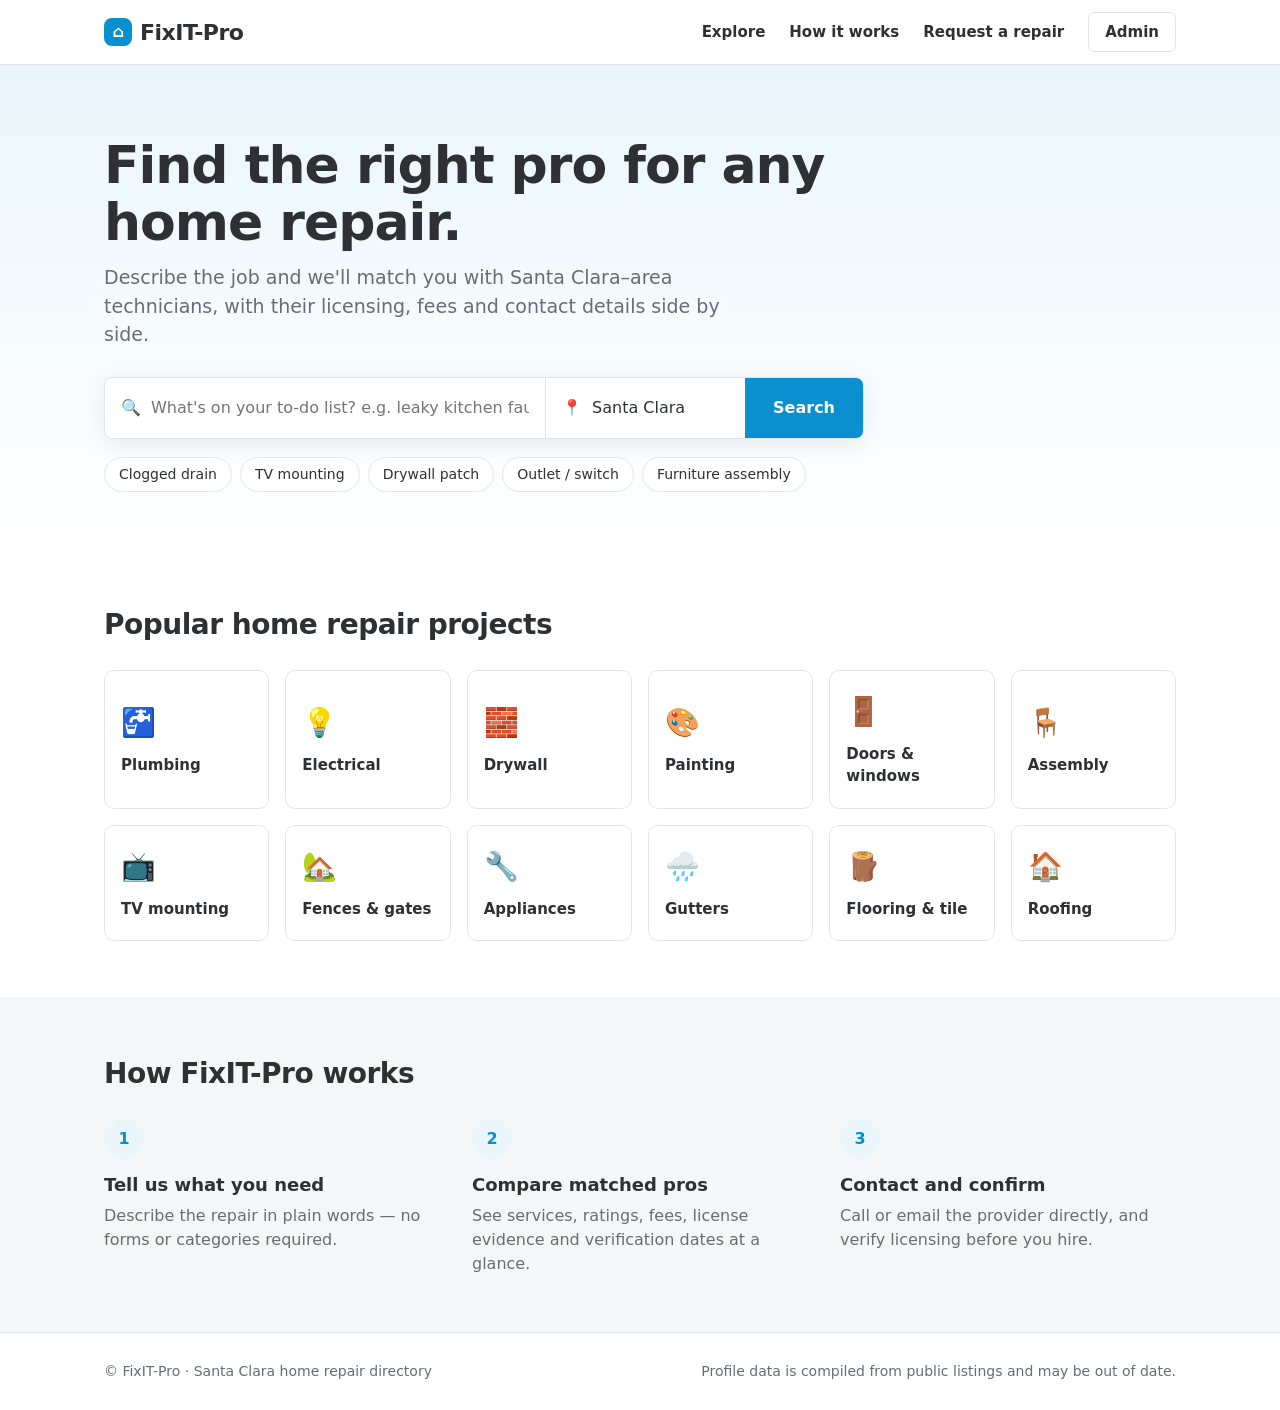
<file: static/index.html>
<!doctype html>
<html lang="en">
<head>
  <meta charset="utf-8">
  <meta name="viewport" content="width=device-width, initial-scale=1">
  <title>FixIT-Pro — Find home repair pros in Santa Clara</title>
  <link rel="stylesheet" href="/static/styles.css">
</head>
<body>
  <header class="nav">
    <div class="wrap">
      <a class="logo" href="/"><span class="logo-mark">⌂</span>FixIT-Pro</a>
      <nav class="nav-links">
        <a href="#categories">Explore</a>
        <a href="#how">How it works</a>
        <a href="/request">Request a repair</a>
        <a class="pill" href="/admin">Admin</a>
      </nav>
    </div>
  </header>

  <main>
    <section class="hero">
      <div class="wrap">
        <h1>Find the right pro for any home repair.</h1>
        <p class="lead">Describe the job and we'll match you with Santa Clara–area technicians, with their licensing, fees and contact details side by side.</p>
        <form class="searchbar" id="search-form">
          <label>
            <span aria-hidden="true">🔍</span>
            <input id="q" name="q" type="text" placeholder="What's on your to-do list? e.g. leaky kitchen faucet" required minlength="3" maxlength="500" aria-label="Describe the job">
          </label>
          <label>
            <span aria-hidden="true">📍</span>
            <input id="loc" name="loc" type="text" placeholder="City or ZIP" value="Santa Clara" maxlength="80" aria-label="City or ZIP">
          </label>
          <button type="submit" id="go">Search</button>
        </form>
        <div class="chips">
          <button class="chip" data-q="Fix a clogged shower drain">Clogged drain</button>
          <button class="chip" data-q="Mount a TV on the wall">TV mounting</button>
          <button class="chip" data-q="Patch a hole in drywall">Drywall patch</button>
          <button class="chip" data-q="Replace a broken light switch and outlet">Outlet / switch</button>
          <button class="chip" data-q="Assemble IKEA furniture">Furniture assembly</button>
        </div>
      </div>
    </section>

    <section id="results" hidden>
      <div class="wrap">
        <div class="results-head">
          <h2 id="results-title">Top matches</h2>
          <span class="muted" id="results-sub"></span>
        </div>
        <div class="results-layout">
          <div class="cards" id="cards"></div>
          <aside class="summary" aria-live="polite">
            <h3>✨ AI recommendation</h3>
            <p class="sub">Generated locally by Qwen from the profiles shown. Always confirm details with the provider.</p>
            <div class="body" id="summary"></div>
          </aside>
        </div>
      </div>
    </section>

    <section id="categories">
      <div class="wrap">
        <h2>Popular home repair projects</h2>
        <div class="grid">
          <button class="tile" data-q="Plumbing repair: leaky faucet, toilet or drain"><span class="ico">🚰</span><strong>Plumbing</strong></button>
          <button class="tile" data-q="Electrical work: lights, outlets and switches"><span class="ico">💡</span><strong>Electrical</strong></button>
          <button class="tile" data-q="Drywall repair and patching"><span class="ico">🧱</span><strong>Drywall</strong></button>
          <button class="tile" data-q="Interior or exterior painting"><span class="ico">🎨</span><strong>Painting</strong></button>
          <button class="tile" data-q="Door and window repair or installation"><span class="ico">🚪</span><strong>Doors &amp; windows</strong></button>
          <button class="tile" data-q="Furniture assembly"><span class="ico">🪑</span><strong>Assembly</strong></button>
          <button class="tile" data-q="TV and picture mounting"><span class="ico">📺</span><strong>TV mounting</strong></button>
          <button class="tile" data-q="Fence or gate repair"><span class="ico">🏡</span><strong>Fences &amp; gates</strong></button>
          <button class="tile" data-q="Appliance repair or installation"><span class="ico">🔧</span><strong>Appliances</strong></button>
          <button class="tile" data-q="Gutter cleaning and repair"><span class="ico">🌧️</span><strong>Gutters</strong></button>
          <button class="tile" data-q="Flooring and tile repair"><span class="ico">🪵</span><strong>Flooring &amp; tile</strong></button>
          <button class="tile" data-q="Roof repair"><span class="ico">🏠</span><strong>Roofing</strong></button>
        </div>
      </div>
    </section>

    <section id="how" class="band">
      <div class="wrap">
        <h2>How FixIT-Pro works</h2>
        <div class="steps">
          <div class="step"><div class="num">1</div><h3>Tell us what you need</h3><p>Describe the repair in plain words — no forms or categories required.</p></div>
          <div class="step"><div class="num">2</div><h3>Compare matched pros</h3><p>See services, ratings, fees, license evidence and verification dates at a glance.</p></div>
          <div class="step"><div class="num">3</div><h3>Contact and confirm</h3><p>Call or email the provider directly, and verify licensing before you hire.</p></div>
        </div>
      </div>
    </section>
  </main>

  <footer>
    <div class="wrap">
      <span>© FixIT-Pro · Santa Clara home repair directory</span>
      <span>Profile data is compiled from public listings and may be out of date.</span>
    </div>
  </footer>

  <script src="/static/app.js"></script>
</body>
</html>
</file>
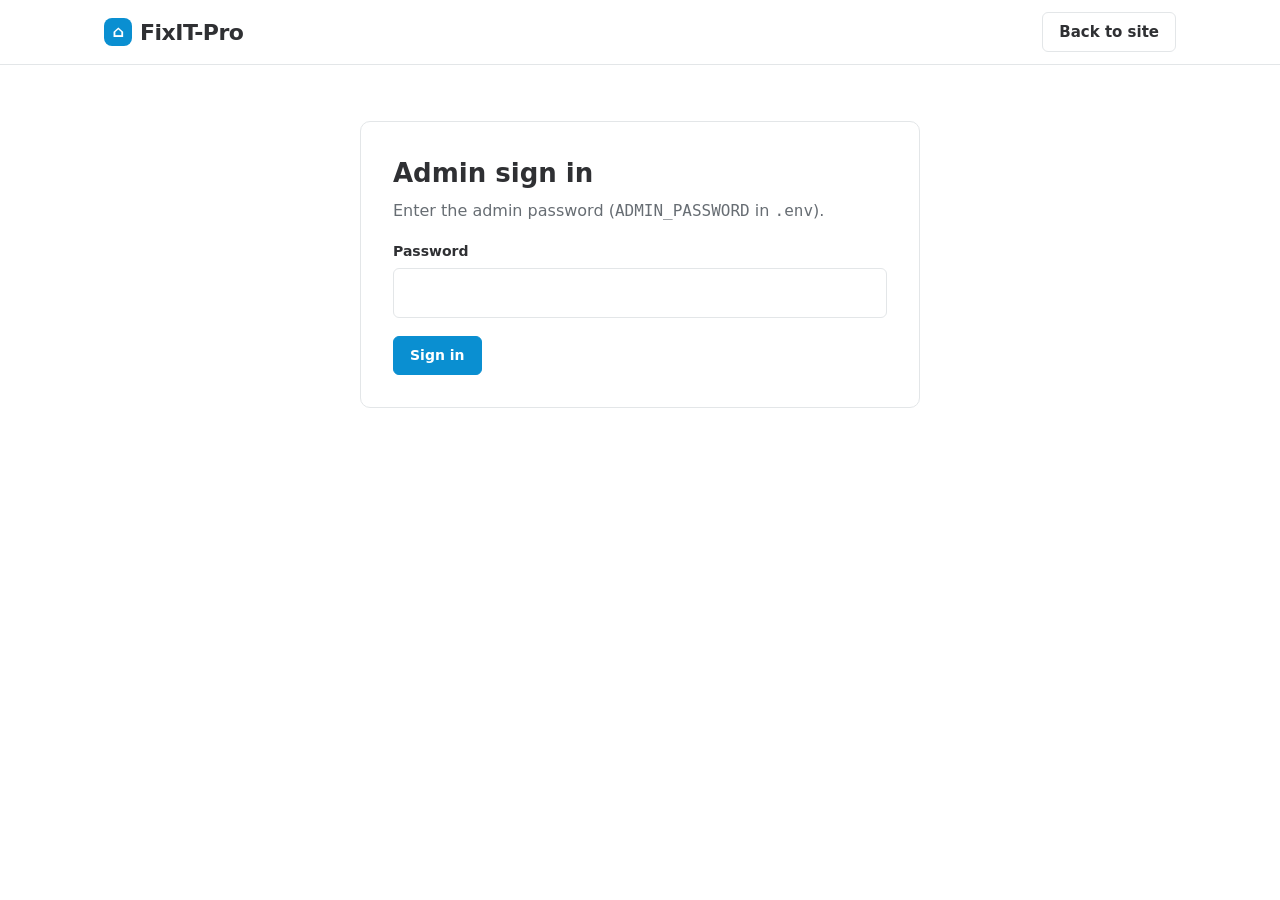
<file: static/admin.html>
<!doctype html>
<html lang="en">
<head>
  <meta charset="utf-8">
  <meta name="viewport" content="width=device-width, initial-scale=1">
  <title>FixIT-Pro Admin</title>
  <link rel="stylesheet" href="/static/styles.css">
</head>
<body>
  <header class="nav">
    <div class="wrap">
      <a class="logo" href="/"><span class="logo-mark">⌂</span>FixIT-Pro</a>
      <nav class="nav-links">
        <a class="pill" href="/">Back to site</a>
      </nav>
    </div>
  </header>

  <main class="wrap">
    <div class="panel" id="login-panel">
      <h1>Admin sign in</h1>
      <p>Enter the admin password (<code>ADMIN_PASSWORD</code> in <code>.env</code>).</p>
      <form id="login-form">
        <label class="field"><span>Password</span><input type="password" id="pw" autocomplete="current-password" required></label>
        <button class="btn primary" type="submit">Sign in</button>
      </form>
      <div id="login-status"></div>
    </div>

    <div class="panel" id="upload-panel" hidden>
      <h1>Admin dashboard</h1>
      <p id="current" class="meta"></p>
      <p><a class="btn primary" href="/admin/jobs">Review service requests</a> <a class="btn" href="/">Go to site</a>
        <button class="btn" type="button" id="logout">Sign out</button></p>
      <details class="optional">
        <summary>Upload technician profiles <span class="meta">(optional)</span></summary>
      <p>Only needed when the profiles change. Upload a <code>home_repair_profiles</code> JSON file: an array of profile objects, each with an <strong>ID</strong> and <strong>Name / company</strong>. Profiles with an existing ID are updated; new IDs are added.</p>
      <form id="upload-form">
        <label class="drop" id="drop">
          <input type="file" id="file" accept=".json,application/json" hidden>
          <div id="drop-text"><strong>Choose a JSON file</strong> or drag it here</div>
        </label>
        <p style="margin-top:16px"><button class="btn primary" type="submit" id="upload-btn" disabled>Upload to index</button></p>
      </form>
      <div id="upload-status"></div>
      </details>
    </div>
  </main>

  <script>
    const $ = (id) => document.getElementById(id);
    const KEY = "fixit-pro-admin-token";
    const store = {
      get: () => { try { return sessionStorage.getItem(KEY) || ""; } catch { return ""; } },
      set: (v) => { try { v ? sessionStorage.setItem(KEY, v) : sessionStorage.removeItem(KEY); } catch {} },
    };
    let token = store.get(), chosen = null;

    function status(id, cls, text) { $(id).innerHTML = `<div class="status ${cls}"></div>`; $(id).firstChild.textContent = text; }
    async function call(url, opts = {}) {
      const res = await fetch(url, { method: "POST", ...opts, headers: { "X-Admin-Token": token, ...(opts.headers || {}) } });
      const data = await res.json().catch(() => ({}));
      if (!res.ok) throw new Error(data.detail || `Request failed (${res.status})`);
      return data;
    }
    function showUpload(info) {
      $("login-panel").hidden = true; $("upload-panel").hidden = false;
      $("current").textContent = `Signed in. ${info.local_profiles} technician profiles are loaded and searchable — no upload needed unless they change.`;
    }
    async function login() {
      try { showUpload(await call("/api/admin/login")); store.set(token); }
      catch (e) { store.set(""); token = ""; if ($("pw").value) status("login-status", "err", e.message); }
    }

    $("login-form").addEventListener("submit", (e) => { e.preventDefault(); token = $("pw").value; login(); });
    $("logout").addEventListener("click", () => { store.set(""); location.reload(); });
    if (token) login();

    function choose(file) {
      chosen = file || null;
      $("upload-btn").disabled = !chosen;
      $("drop-text").innerHTML = chosen ? "" : "<strong>Choose a JSON file</strong> or drag it here";
      if (chosen) $("drop-text").textContent = `${chosen.name} · ${(chosen.size / 1024).toFixed(1)} KB`;
    }
    $("file").addEventListener("change", (e) => choose(e.target.files[0]));
    const drop = $("drop");
    ["dragenter", "dragover"].forEach((t) => drop.addEventListener(t, (e) => { e.preventDefault(); drop.classList.add("over"); }));
    ["dragleave", "drop"].forEach((t) => drop.addEventListener(t, (e) => { e.preventDefault(); drop.classList.remove("over"); }));
    drop.addEventListener("drop", (e) => choose(e.dataTransfer.files[0]));

    $("upload-form").addEventListener("submit", async (e) => {
      e.preventDefault();
      if (!chosen) return;
      const body = new FormData(); body.append("file", chosen);
      $("upload-btn").disabled = true;
      status("upload-status", "info", "Uploading and indexing…");
      try {
        const r = await call("/api/admin/upload", { body });
        status("upload-status", "ok", `Uploaded ${r.uploaded} profiles from ${r.filename}. New results may take a moment to appear in search.`);
        $("current").textContent = `Signed in. ${r.uploaded} technician profiles are loaded and searchable.`;
      } catch (err) {
        status("upload-status", "err", err.message);
      } finally {
        $("upload-btn").disabled = false;
      }
    });
  </script>
</body>
</html>
</file>
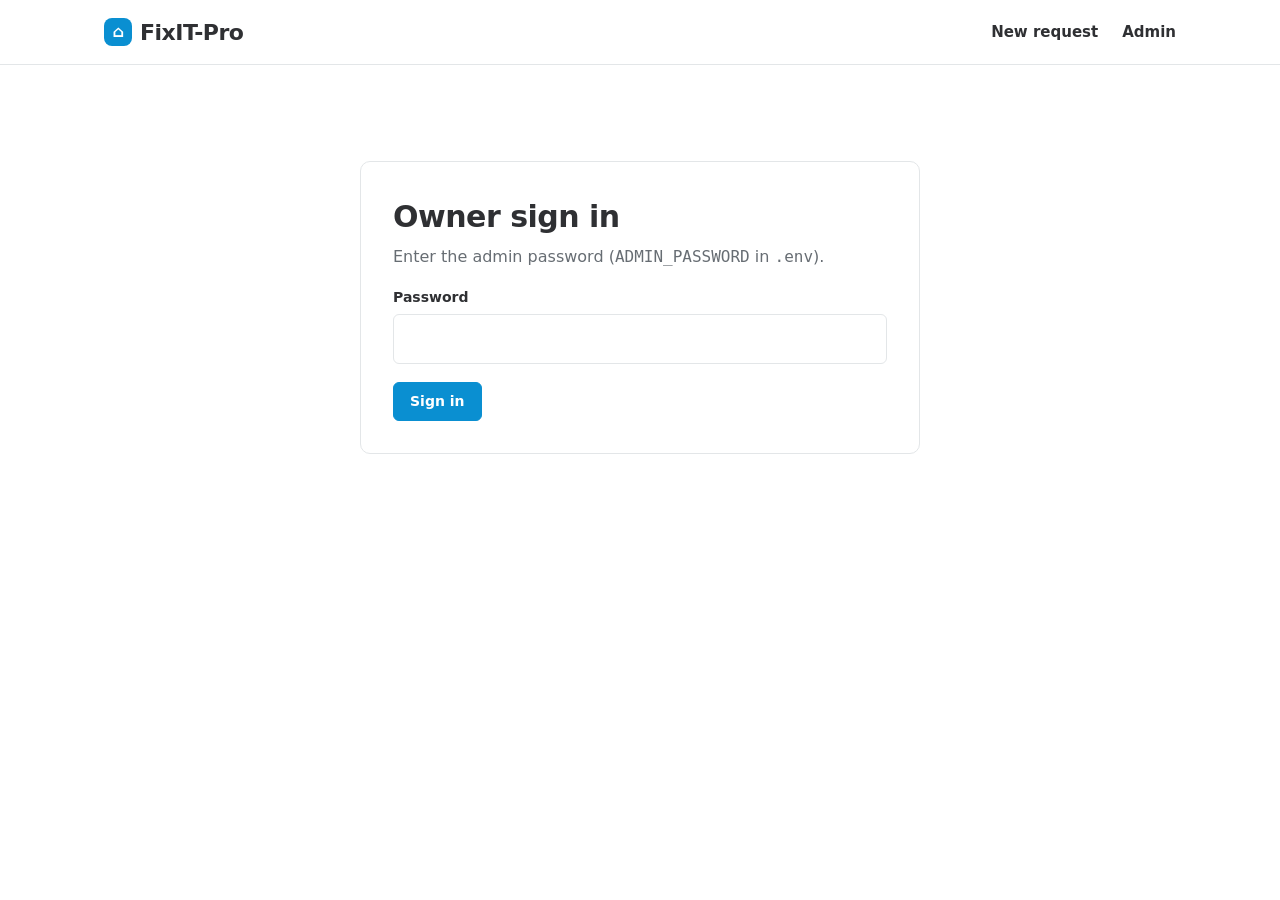
<file: static/jobs.html>
<!doctype html>
<html lang="en">
<head>
  <meta charset="utf-8">
  <meta name="viewport" content="width=device-width, initial-scale=1">
  <title>FixIT-Pro — Owner console</title>
  <link rel="stylesheet" href="/static/styles.css">
  <link rel="stylesheet" href="/static/workflow.css">
</head>
<body>
  <header class="nav">
    <div class="wrap">
      <a class="logo" href="/"><span class="logo-mark">⌂</span>FixIT-Pro</a>
      <nav class="nav-links">
        <a href="/request">New request</a>
        <a href="/admin">Admin</a>
        <a class="pill" href="#" id="logout" hidden>Sign out</a>
      </nav>
    </div>
  </header>

  <main class="page">
    <div class="wrap">
      <div class="panel" id="login-panel" hidden>
        <h1>Owner sign in</h1>
        <p>Enter the admin password (<code>ADMIN_PASSWORD</code> in <code>.env</code>).</p>
        <form id="login-form">
          <label class="field"><span>Password</span><input type="password" id="pw" autocomplete="current-password" required></label>
          <button class="btn primary" type="submit">Sign in</button>
        </form>
        <div id="login-status"></div>
      </div>

      <div id="console" hidden>
        <h1>Service requests</h1>
        <p class="lead">Each request moves through seven agents. Steps marked in orange are waiting for you.</p>
        <div class="console">
          <div><div class="joblist" id="jobs"></div></div>
          <div id="detail"><div class="box"><p class="meta">Select a request to review it.</p></div></div>
        </div>
      </div>
    </div>
  </main>

  <script src="/static/workflow.js"></script>
  <script src="/static/jobs.js"></script>
</body>
</html>
</file>
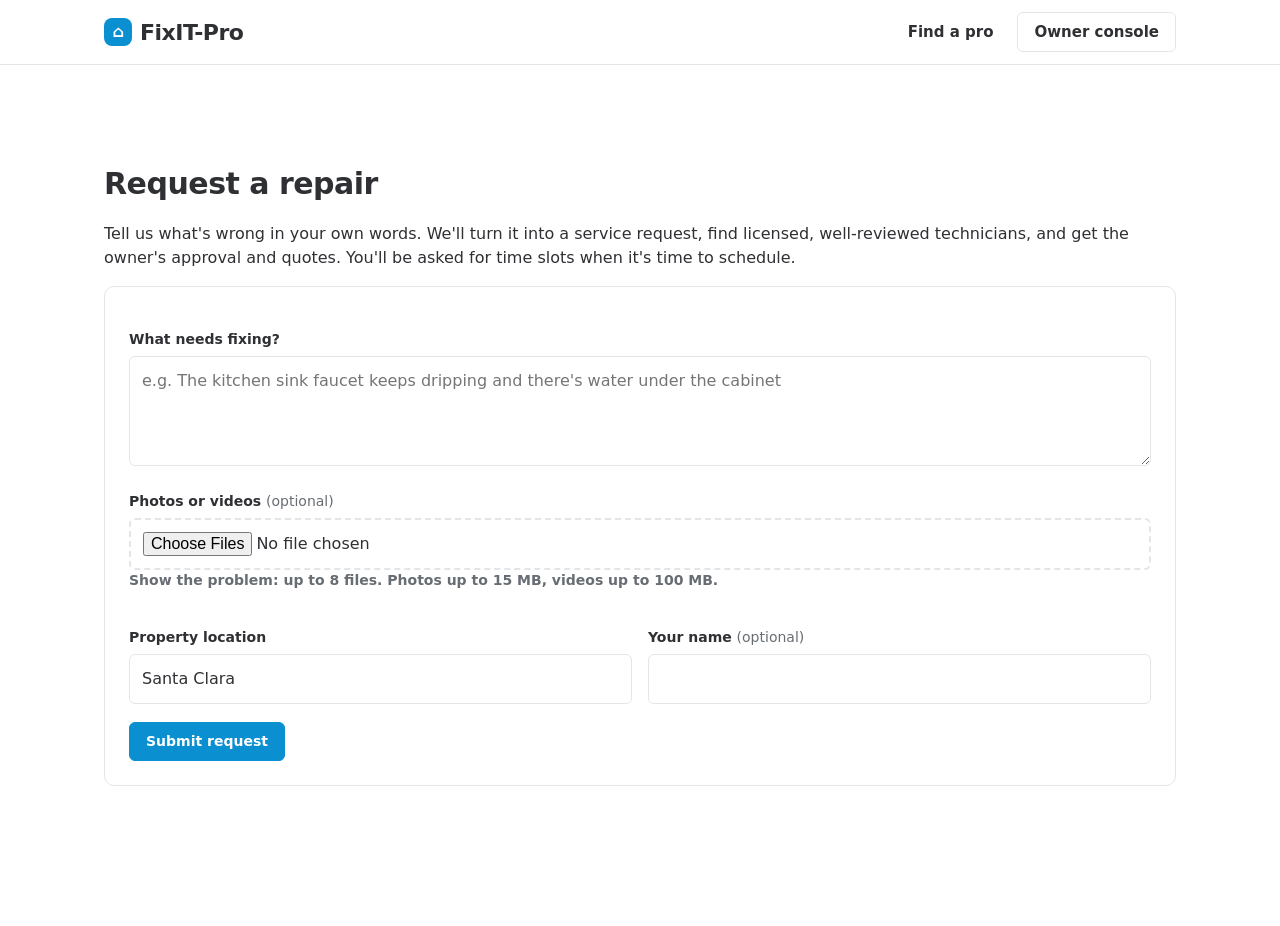
<file: static/request.html>
<!doctype html>
<html lang="en">
<head>
  <meta charset="utf-8">
  <meta name="viewport" content="width=device-width, initial-scale=1">
  <title>FixIT-Pro — Request a repair</title>
  <link rel="stylesheet" href="/static/styles.css">
  <link rel="stylesheet" href="/static/workflow.css">
</head>
<body>
  <header class="nav">
    <div class="wrap">
      <a class="logo" href="/"><span class="logo-mark">⌂</span>FixIT-Pro</a>
      <nav class="nav-links">
        <a href="/">Find a pro</a>
        <a class="pill" href="/admin/jobs">Owner console</a>
      </nav>
    </div>
  </header>

  <main class="page">
    <div class="wrap">
      <section id="new" hidden>
        <h1>Request a repair</h1>
        <p class="lead">Tell us what's wrong in your own words. We'll turn it into a service request, find licensed, well-reviewed technicians, and get the owner's approval and quotes. You'll be asked for time slots when it's time to schedule.</p>
        <form class="box" id="job-form">
          <label class="field"><span>What needs fixing?</span>
            <textarea id="req" required minlength="5" maxlength="1000" placeholder="e.g. The kitchen sink faucet keeps dripping and there's water under the cabinet"></textarea></label>
          <label class="field"><span>Photos or videos <span class="meta">(optional)</span></span>
            <input type="file" id="files" multiple accept="image/*,video/*,.heic">
            <span class="meta">Show the problem: up to 8 files. Photos up to 15 MB, videos up to 100 MB.</span></label>
          <ul class="chosen" id="chosen"></ul>
          <div class="row">
            <label class="field"><span>Property location</span><input type="text" id="loc" value="Santa Clara" maxlength="80"></label>
            <label class="field"><span>Your name <span class="meta">(optional)</span></span><input type="text" id="name" maxlength="80"></label>
          </div>
          <button class="btn primary" type="submit" id="submit">Submit request</button>
          <div id="form-status"></div>
        </form>
      </section>

      <section id="track" hidden>
        <h1>Your repair request</h1>
        <p class="lead">Bookmark this page to check on your request: <a id="link" href="#"></a></p>
        <div id="stepper"></div>
        <div id="status"></div>
        <div class="box"><h2>Service request</h2><div id="sr"></div></div>
        <div class="box" id="media-box">
          <h2>Photos and videos</h2>
          <div id="media"></div>
          <form id="more-form">
            <label class="field"><span>Add more <span class="meta">(optional)</span></span>
              <input type="file" id="more" multiple accept="image/*,video/*,.heic"></label>
            <button class="btn" type="submit" id="more-btn" disabled>Upload</button>
            <div id="more-status"></div>
          </form>
        </div>
        <div class="box" id="slots-box" hidden>
          <h2>Pick times for the visit</h2>
          <p>Give 2 or 3 time slots when the technician can come in, e.g. “Mon Nov 9, 9–11am”.</p>
          <form id="slots-form">
            <label class="field"><span>Time slot 1</span><input type="text" class="slot" maxlength="100" required></label>
            <label class="field"><span>Time slot 2</span><input type="text" class="slot" maxlength="100" required></label>
            <label class="field"><span>Time slot 3 <span class="meta">(optional)</span></span><input type="text" class="slot" maxlength="100"></label>
            <button class="btn primary" type="submit">Send time slots</button>
            <div id="slots-status"></div>
          </form>
        </div>
        <div class="box" id="done-box" hidden></div>
      </section>
    </div>
  </main>

  <script src="/static/workflow.js"></script>
  <script>
    let jobId = new URLSearchParams(location.search).get("job"), timer = null, mediaCount = 0;
    const status = (id, cls, text) => { $(id).innerHTML = `<div class="status ${cls}">${esc(text)}</div>`; };

    $("files").addEventListener("change", () => {
      const files = [...$("files").files], problem = checkFiles(files);
      $("chosen").innerHTML = files.map((f) => `<li>📎 ${esc(f.name)} · ${esc(fmtSize(f.size))}</li>`).join("");
      $("form-status").innerHTML = problem ? `<div class="status err">${esc(problem)}</div>` : "";
    });

    function show(job) {
      $("stepper").innerHTML = stepper(job);
      $("status").innerHTML = statusLine(job);
      $("sr").innerHTML = serviceRequest(job.service_request);
      mediaCount = job.media.length;
      keepGalleries($("media"), () => { $("media").innerHTML = gallery(job.media)
        || `<p class="meta">No photos or videos yet. They help the owner and technicians understand the problem.</p>`; });
      $("more-form").hidden = job.status === "confirmed";
      $("slots-box").hidden = !(job.pending && job.pending.step === "scheduling" && job.status === "waiting");
      const done = $("done-box");
      done.hidden = !(job.timeslots && job.timeslots.length);
      if (!done.hidden) done.innerHTML = `<h2>Scheduling</h2><p>${job.selected_name ? `Technician: <strong>${esc(job.selected_name)}</strong>. ` : ""}
        Your time slots were sent to the owner, who will confirm the visit with the technician.</p>
        <ul>${job.timeslots.map((s) => `<li>${esc(s)}</li>`).join("")}</ul>`;
      clearTimeout(timer);
      if (job.status === "working" || (job.status === "waiting" && job.pending.role !== "tenant"))
        timer = setTimeout(refresh, job.status === "working" ? 2000 : 10000);
    }

    async function refresh() {
      try { show(await api(`/api/jobs/${encodeURIComponent(jobId)}`)); }
      catch (e) { $("status").innerHTML = `<div class="status err">${esc(e.message)}</div>`; }
    }

    function track(id) {
      jobId = id;
      history.replaceState(null, "", `/request?job=${encodeURIComponent(id)}`);
      $("new").hidden = true; $("track").hidden = false;
      $("link").href = location.href; $("link").textContent = location.href;
      refresh();
    }

    $("job-form").addEventListener("submit", async (e) => {
      e.preventDefault();
      const files = [...$("files").files], problem = checkFiles(files);
      if (problem) return status("form-status", "err", problem);
      const form = new FormData();
      form.append("request", $("req").value.trim());
      form.append("location", $("loc").value.trim());
      form.append("tenant_name", $("name").value.trim());
      files.forEach((f) => form.append("files", f));
      $("submit").disabled = true;
      if (files.length) status("form-status", "info", `Uploading ${files.length} file${files.length > 1 ? "s" : ""}…`);
      try {
        const { id } = await upload("/api/jobs", form);
        track(id);
      } catch (err) {
        $("form-status").innerHTML = `<div class="status err">${esc(err.message)}</div>`;
        $("submit").disabled = false;
      }
    });

    $("slots-form").addEventListener("submit", async (e) => {
      e.preventDefault();
      const timeslots = [...document.querySelectorAll(".slot")].map((i) => i.value.trim()).filter(Boolean);
      try { show(await api(`/api/jobs/${encodeURIComponent(jobId)}/resume`, { method: "POST", body: { step: "scheduling", value: { timeslots } } })); }
      catch (err) { $("slots-status").innerHTML = `<div class="status err">${esc(err.message)}</div>`; }
    });

    $("more").addEventListener("change", () => {
      const problem = checkFiles([...$("more").files], mediaCount);
      $("more-btn").disabled = !$("more").files.length || !!problem;
      $("more-status").innerHTML = problem ? `<div class="status err">${esc(problem)}</div>` : "";
    });
    $("more-form").addEventListener("submit", async (e) => {
      e.preventDefault();
      const form = new FormData();
      [...$("more").files].forEach((f) => form.append("files", f));
      $("more-btn").disabled = true;
      status("more-status", "info", "Uploading…");
      try {
        show(await upload(`/api/jobs/${encodeURIComponent(jobId)}/media`, form));
        $("more").value = ""; status("more-status", "ok", "Uploaded. The owner can see them now.");
      } catch (err) {
        status("more-status", "err", err.message); $("more-btn").disabled = false;
      }
    });

    if (jobId) track(jobId); else $("new").hidden = false;
  </script>
</body>
</html>
</file>
<file: static/styles.css>
:root {
  --brand: #0a8fd1;
  --brand-dark: #076fa3;
  --ink: #2f3033;
  --muted: #676d73;
  --line: #e3e6e8;
  --soft: #f4f6f7;
  --warn-bg: #fff4e0;
  --warn: #9a5b00;
  --ok-bg: #e7f6ee;
  --ok: #1d7a46;
  --radius: 10px;
}
* { box-sizing: border-box; }
body { margin: 0; font: 16px/1.5 "Inter", system-ui, -apple-system, "Segoe UI", sans-serif; color: var(--ink); background: #fff; }
a { color: var(--brand); }
button { font: inherit; cursor: pointer; }
.wrap { max-width: 1120px; margin: 0 auto; padding: 0 24px; }

/* Nav */
.nav { border-bottom: 1px solid var(--line); background: #fff; position: sticky; top: 0; z-index: 5; }
.nav .wrap { display: flex; align-items: center; justify-content: space-between; height: 64px; }
.logo { font-weight: 800; font-size: 22px; color: var(--ink); text-decoration: none; letter-spacing: -0.5px; display: flex; align-items: center; gap: 8px; }
.logo-mark { width: 28px; height: 28px; border-radius: 8px; background: var(--brand); display: grid; place-items: center; color: #fff; font-size: 16px; }
.nav-links { display: flex; gap: 24px; align-items: center; }
.nav-links a { color: var(--ink); text-decoration: none; font-weight: 600; font-size: 15px; }
.nav-links a.pill { border: 1px solid var(--line); padding: 8px 16px; border-radius: 6px; }
.nav-links a.pill:hover { border-color: var(--ink); }

/* Hero */
.hero { background: linear-gradient(180deg, #eaf6fc 0%, #fff 100%); padding: 72px 0 56px; }
.hero h1 { font-size: clamp(32px, 5vw, 52px); line-height: 1.1; margin: 0 0 12px; letter-spacing: -1px; max-width: 760px; }
.hero p.lead { font-size: 19px; color: var(--muted); margin: 0 0 28px; max-width: 620px; }
.searchbar { display: flex; background: #fff; border: 1px solid var(--line); border-radius: 8px; box-shadow: 0 6px 24px rgba(0,0,0,.08); max-width: 760px; overflow: hidden; }
.searchbar label { display: flex; align-items: center; gap: 10px; padding: 0 16px; flex: 1; min-width: 0; }
.searchbar label + label { border-left: 1px solid var(--line); flex: 0 0 200px; }
.searchbar input { border: 0; outline: 0; font: inherit; padding: 18px 0; width: 100%; background: transparent; color: var(--ink); }
.searchbar button { border: 0; background: var(--brand); color: #fff; font-weight: 700; padding: 0 28px; }
.searchbar button:hover { background: var(--brand-dark); }
.searchbar button:disabled { opacity: .6; cursor: wait; }
.chips { display: flex; flex-wrap: wrap; gap: 8px; margin-top: 18px; }
.chip { border: 1px solid var(--line); background: #fff; border-radius: 999px; padding: 6px 14px; font-size: 14px; color: var(--ink); }
.chip:hover { border-color: var(--brand); color: var(--brand); }

/* Sections */
section { padding: 56px 0; }
h2 { font-size: 28px; margin: 0 0 24px; letter-spacing: -0.5px; }
.grid { display: grid; gap: 16px; grid-template-columns: repeat(auto-fill, minmax(160px, 1fr)); }
.tile { border: 1px solid var(--line); border-radius: var(--radius); padding: 20px 16px; background: #fff; text-align: left; color: var(--ink); transition: box-shadow .15s, transform .15s; }
.tile:hover { box-shadow: 0 6px 18px rgba(0,0,0,.08); transform: translateY(-2px); }
.tile .ico { font-size: 28px; display: block; margin-bottom: 10px; }
.tile strong { display: block; font-size: 15px; }
.steps { display: grid; grid-template-columns: repeat(auto-fit, minmax(240px, 1fr)); gap: 32px; }
.step .num { width: 40px; height: 40px; border-radius: 50%; background: #eaf6fc; color: var(--brand); font-weight: 800; display: grid; place-items: center; margin-bottom: 12px; }
.step h3 { margin: 0 0 6px; font-size: 18px; }
.step p { margin: 0; color: var(--muted); }
.band { background: var(--soft); }

/* Results */
#results[hidden] { display: none; }
.results-head { display: flex; align-items: baseline; justify-content: space-between; gap: 16px; flex-wrap: wrap; margin-bottom: 20px; }
.results-head h2 { margin: 0; }
.results-head .muted { color: var(--muted); }
.results-layout { display: grid; grid-template-columns: 1fr 360px; gap: 24px; align-items: start; }
.cards { display: grid; gap: 16px; }
.card { border: 1px solid var(--line); border-radius: var(--radius); padding: 20px; background: #fff; }
.card-top { display: flex; gap: 14px; align-items: flex-start; }
.avatar { flex: 0 0 52px; height: 52px; border-radius: 50%; background: #eaf6fc; color: var(--brand); display: grid; place-items: center; font-weight: 800; font-size: 18px; }
.card h3 { margin: 0; font-size: 18px; }
.meta { color: var(--muted); font-size: 14px; }
.stars { color: #f5a623; letter-spacing: 1px; }
.badges { display: flex; flex-wrap: wrap; gap: 6px; margin: 12px 0; }
.badge { font-size: 12px; font-weight: 700; padding: 3px 10px; border-radius: 999px; background: var(--soft); color: var(--muted); }
.badge.ok { background: var(--ok-bg); color: var(--ok); }
.badge.warn { background: var(--warn-bg); color: var(--warn); }
.card dl { display: grid; grid-template-columns: 150px 1fr; gap: 6px 12px; margin: 0; font-size: 14px; }
.card dt { color: var(--muted); }
.card dd { margin: 0; overflow-wrap: anywhere; }
.card .note { margin-top: 12px; font-size: 13px; background: var(--warn-bg); color: var(--warn); padding: 8px 12px; border-radius: 6px; }
.card-actions { display: flex; gap: 10px; margin-top: 14px; flex-wrap: wrap; }
.btn { display: inline-block; border: 1px solid var(--brand); color: var(--brand); background: #fff; padding: 8px 16px; border-radius: 6px; font-weight: 700; text-decoration: none; font-size: 14px; }
.btn.primary { background: var(--brand); color: #fff; }
.btn:hover { filter: brightness(.95); }
.summary { border: 1px solid var(--line); border-radius: var(--radius); padding: 20px; background: var(--soft); position: sticky; top: 84px; }
.summary h3 { margin: 0 0 4px; font-size: 17px; }
.summary .sub { color: var(--muted); font-size: 13px; margin: 0 0 12px; }
.summary .body { white-space: pre-wrap; font-size: 14px; }
.spinner { width: 18px; height: 18px; border: 3px solid var(--line); border-top-color: var(--brand); border-radius: 50%; animation: spin 0.8s linear infinite; display: inline-block; vertical-align: middle; margin-right: 8px; }
@keyframes spin { to { transform: rotate(360deg); } }
.error { background: #fdecec; color: #a12622; padding: 12px 16px; border-radius: 8px; }
.empty { color: var(--muted); }

footer { border-top: 1px solid var(--line); padding: 28px 0; color: var(--muted); font-size: 14px; }
footer .wrap { display: flex; justify-content: space-between; gap: 16px; flex-wrap: wrap; }

/* Admin */
.panel { max-width: 560px; margin: 56px auto; border: 1px solid var(--line); border-radius: var(--radius); padding: 32px; }
.panel h1 { margin: 0 0 6px; font-size: 26px; }
.panel p { color: var(--muted); margin-top: 0; }
.field { display: block; margin: 18px 0; }
.field span { display: block; font-weight: 600; margin-bottom: 6px; font-size: 14px; }
.field input[type=password] { width: 100%; padding: 12px; border: 1px solid var(--line); border-radius: 6px; font: inherit; }
.drop { display: block; cursor: pointer; border: 2px dashed var(--line); border-radius: var(--radius); padding: 28px; text-align: center; color: var(--muted); }
.drop.over { border-color: var(--brand); background: #eaf6fc; }
.drop strong { color: var(--ink); }
.optional { border-top: 1px solid var(--line); margin-top: 20px; padding-top: 16px; }
.optional summary { cursor: pointer; font-weight: 700; }
.optional[open] summary { margin-bottom: 12px; }
.status { margin-top: 16px; padding: 12px 16px; border-radius: 8px; font-size: 14px; }
.status.ok { background: var(--ok-bg); color: var(--ok); }
.status.err { background: #fdecec; color: #a12622; }
.status.info { background: var(--soft); color: var(--muted); }

@media (max-width: 860px) {
  .results-layout { grid-template-columns: 1fr; }
  .summary { position: static; order: -1; }
}
@media (max-width: 600px) {
  .wrap { padding: 0 16px; }
  .hero { padding: 44px 0 36px; }
  .searchbar { flex-direction: column; }
  .searchbar label + label { border-left: 0; border-top: 1px solid var(--line); flex-basis: auto; }
  .searchbar button { padding: 14px; }
  .nav-links a:not(.pill) { display: none; }
  .card dl { grid-template-columns: 1fr; }
  .card dt { margin-top: 6px; }
}
</file>
<file: static/workflow.css>
/* Service request workflow: tenant request page and owner console. Builds on styles.css. */
.page { padding: 40px 0 64px; }
.page h1 { font-size: 30px; margin: 0 0 6px; letter-spacing: -0.5px; }
.page > .wrap > p.lead { color: var(--muted); margin: 0 0 24px; max-width: 680px; }
.box { border: 1px solid var(--line); border-radius: var(--radius); padding: 24px; background: #fff; margin-bottom: 20px; }
.box h2 { font-size: 20px; margin: 0 0 12px; }
.box h3 { font-size: 16px; margin: 18px 0 8px; }
.box p { margin: 0 0 12px; }
.field textarea, .field input[type=text], .field input[type=number], .field input:not([type]) {
  width: 100%; padding: 12px; border: 1px solid var(--line); border-radius: 6px; font: inherit; color: var(--ink); }
.field textarea { min-height: 110px; resize: vertical; }
.row { display: grid; grid-template-columns: 1fr 1fr; gap: 16px; }
.actions { display: flex; gap: 10px; flex-wrap: wrap; margin-top: 16px; }
.btn.danger { border-color: #a12622; color: #a12622; }
.btn:disabled { opacity: .55; cursor: not-allowed; }

/* Agent progress */
.stepper { display: grid; grid-template-columns: repeat(7, 1fr); gap: 6px; margin: 0 0 20px; padding: 0; list-style: none; counter-reset: s; }
.stepper li { font-size: 12px; font-weight: 700; color: var(--muted); border-top: 4px solid var(--line); padding-top: 8px; counter-increment: s; }
.stepper li::before { content: counter(s) ". "; }
.stepper li.done { border-color: var(--ok); color: var(--ok); }
.stepper li.now { border-color: var(--brand); color: var(--brand); }
.stepper li.wait { border-color: #f5a623; color: var(--warn); }

.kv { display: grid; grid-template-columns: 160px 1fr; gap: 6px 12px; margin: 0; font-size: 14px; }
.kv dt { color: var(--muted); }
.kv dd { margin: 0; overflow-wrap: anywhere; }
.badge.urg-emergency, .badge.urg-high { background: #fdecec; color: #a12622; }

/* Photos and videos */
.gallery { display: grid; grid-template-columns: repeat(auto-fill, minmax(180px, 1fr)); gap: 12px; margin-top: 12px; }
.gallery figure { margin: 0; border: 1px solid var(--line); border-radius: 8px; overflow: hidden; background: var(--soft); }
.gallery img, .gallery video, .gallery .nopreview { display: block; width: 100%; height: 140px; object-fit: cover; background: #000; }
.gallery .nopreview { background: var(--soft); display: grid; place-items: center; text-align: center; font-weight: 700; text-decoration: none; }
.gallery figcaption { font-size: 12px; padding: 6px 8px; overflow-wrap: anywhere; color: var(--muted); }
.field input[type=file] { width: 100%; padding: 12px; border: 2px dashed var(--line); border-radius: 6px; font: inherit; background: #fff; }
.chosen { list-style: none; padding: 0; margin: 8px 0 0; font-size: 13px; color: var(--muted); }

/* Owner console */
.console { display: grid; grid-template-columns: 320px 1fr; gap: 24px; align-items: start; }
.joblist { display: grid; gap: 8px; }
.jobitem { text-align: left; border: 1px solid var(--line); border-radius: 8px; background: #fff; padding: 12px 14px; color: var(--ink); }
.jobitem:hover { border-color: var(--brand); }
.jobitem.sel { border-color: var(--brand); box-shadow: 0 0 0 2px #eaf6fc; }
.jobitem strong { display: block; font-size: 14px; }
.jobitem .meta { font-size: 12px; }
.dot { display: inline-block; width: 8px; height: 8px; border-radius: 50%; background: var(--line); margin-right: 6px; vertical-align: middle; }
.dot.owner { background: #f5a623; }
.dot.working { background: var(--brand); }
.dot.confirmed { background: var(--ok); }
.dot.error, .dot.stalled { background: #a12622; }

.tech { border: 1px solid var(--line); border-radius: 8px; padding: 14px 16px; margin-bottom: 10px; }
.tech-head { display: flex; justify-content: space-between; gap: 12px; align-items: baseline; flex-wrap: wrap; }
.tech-head strong { font-size: 16px; }
.score { font-weight: 800; color: var(--brand); }
.bars { display: grid; grid-template-columns: repeat(4, 1fr); gap: 8px; margin: 10px 0 6px; font-size: 12px; color: var(--muted); }
.bar { height: 6px; border-radius: 3px; background: var(--soft); overflow: hidden; margin-top: 3px; }
.bar i { display: block; height: 100%; background: var(--brand); }
.reasons { font-size: 13px; color: var(--muted); }
.check { display: flex; gap: 8px; align-items: center; font-size: 14px; margin-top: 8px; }
.msg { white-space: pre-wrap; font-size: 14px; background: var(--soft); border-radius: 6px; padding: 12px; margin: 8px 0; }
textarea.msg { width: 100%; min-height: 220px; border: 1px solid var(--line); font: inherit; font-size: 14px; }
.quote-row { display: grid; grid-template-columns: 140px 1fr; gap: 10px; margin-top: 8px; }
.quote-row input { padding: 10px; border: 1px solid var(--line); border-radius: 6px; font: inherit; }
.leads { font-size: 14px; padding-left: 18px; margin: 0; }
.leads li { margin-bottom: 6px; }
.timeline { list-style: none; margin: 0; padding: 0; font-size: 13px; }
.timeline li { padding: 6px 0; border-bottom: 1px solid var(--line); }
.timeline b { color: var(--brand); }

@media (max-width: 860px) {
  .console { grid-template-columns: 1fr; }
  .stepper { grid-template-columns: repeat(4, 1fr); }
}
@media (max-width: 600px) {
  .row, .quote-row { grid-template-columns: 1fr; }
  .kv { grid-template-columns: 1fr; }
  .bars { grid-template-columns: repeat(2, 1fr); }
  .stepper { grid-template-columns: repeat(2, 1fr); }
}
.field span span { display: inline; font-weight: 400; margin: 0; }
</file>
